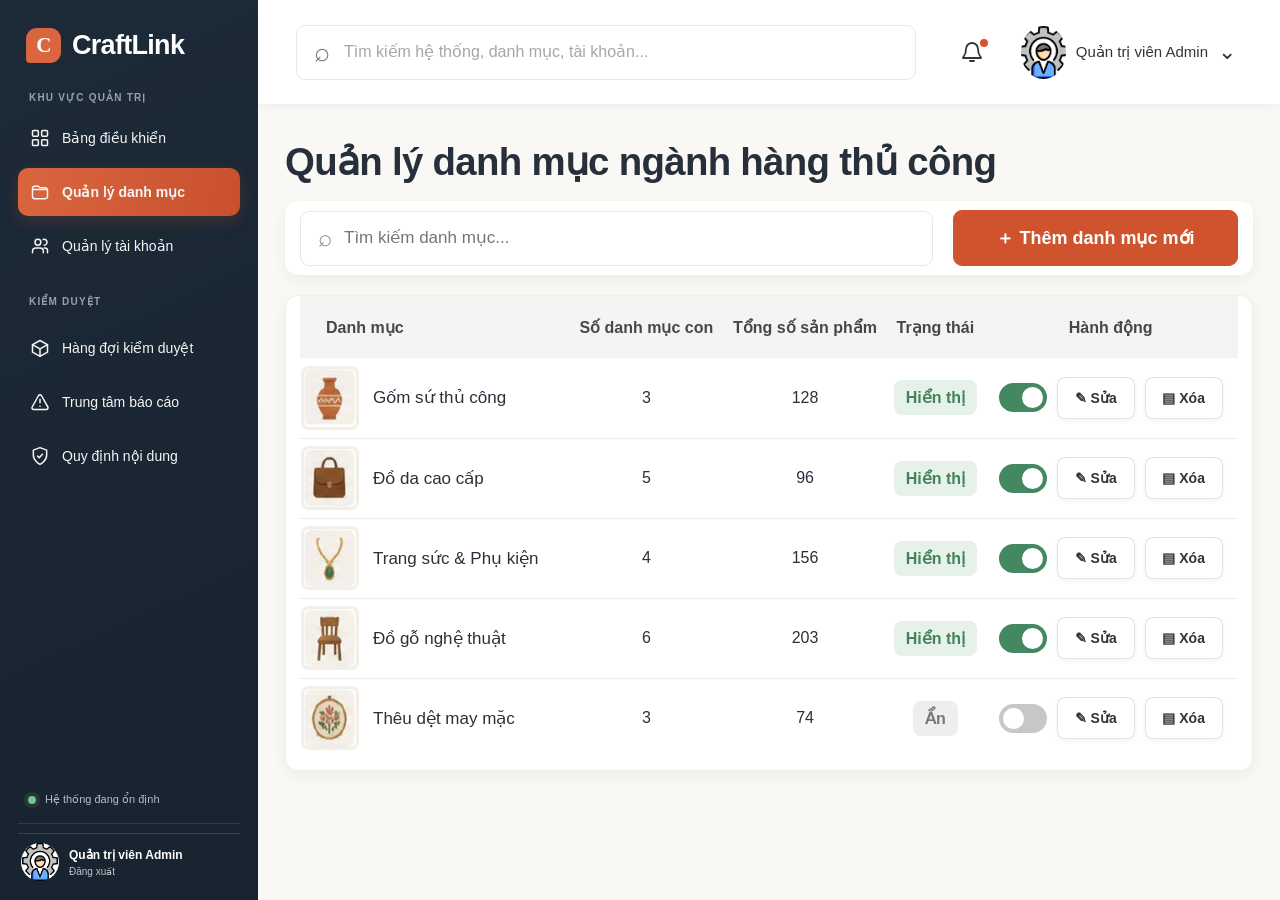
<file: KiemDuyetVaQuanTri/02-category-management/index.html>
<!doctype html>
<html lang="vi">
  <head>
    <meta charset="utf-8">
    <meta name="viewport" content="width=device-width, initial-scale=1">
    <meta name="theme-color" content="#18232f">
    <title>Quản lý danh mục | CraftLink</title>
    <link rel="stylesheet" href="css/style.css">
    <script src="js/main.js" defer></script>
  </head>
  <body class="admin">
    <aside class="sidebar">
      <a class="brand" href="#" aria-label="CraftLink">
        <span class="brand-mark">C</span>
        <span>CraftLink</span>
      </a>

      <div class="area-label">KHU VỰC QUẢN TRỊ</div>

      <nav class="side-nav" aria-label="Điều hướng">
        <button class="nav-link" type="button" data-page="dashboard">
          <svg class="nav-icon" viewBox="0 0 24 24" aria-hidden="true">
            <rect x="3" y="3" width="7" height="7" rx="1.3"/>
            <rect x="14" y="3" width="7" height="7" rx="1.3"/>
            <rect x="3" y="14" width="7" height="7" rx="1.3"/>
            <rect x="14" y="14" width="7" height="7" rx="1.3"/>
          </svg>
          Bảng điều khiển
        </button>

        <button class="nav-link active" type="button" data-page="categories">
          <svg class="nav-icon" viewBox="0 0 24 24" aria-hidden="true">
            <path d="M3 7.5A2.5 2.5 0 0 1 5.5 5H10l2 2h6.5A2.5 2.5 0 0 1 21 9.5v8a2.5 2.5 0 0 1-2.5 2.5h-13A2.5 2.5 0 0 1 3 17.5z"/>
            <path d="M3.5 9h17"/>
          </svg>
          Quản lý danh mục
        </button>

        <button class="nav-link" type="button" data-page="users">
          <svg class="nav-icon" viewBox="0 0 24 24" aria-hidden="true">
            <path d="M16 20v-1.5a4 4 0 0 0-4-4H7a4 4 0 0 0-4 4V20"/>
            <circle cx="9.5" cy="7.5" r="3.5"/>
            <path d="M17 11a3.5 3.5 0 1 0-1.2-6.8M17 14.5h1a3 3 0 0 1 3 3V20"/>
          </svg>
          Quản lý tài khoản
        </button>

        <div class="sidebar-label nav-section-label">KIỂM DUYỆT</div>

        <button class="nav-link" type="button" data-page="queue">
          <svg class="nav-icon" viewBox="0 0 24 24" aria-hidden="true">
            <path d="m12 3 9 5-9 5-9-5z"/>
            <path d="M3 8v9l9 5 9-5V8M12 13v9"/>
          </svg>
          Hàng đợi kiểm duyệt
        </button>

        <button class="nav-link" type="button" data-page="reports">
          <svg class="nav-icon" viewBox="0 0 24 24" aria-hidden="true">
            <path d="M10.3 4.2 2.6 18a2 2 0 0 0 1.7 3h15.4a2 2 0 0 0 1.7-3L13.7 4.2a2 2 0 0 0-3.4 0Z"/>
            <path d="M12 9v4m0 4h.01"/>
          </svg>
          Trung tâm báo cáo
        </button>

        <button class="nav-link" type="button" data-page="rules">
          <svg class="nav-icon" viewBox="0 0 24 24" aria-hidden="true">
            <path d="M12 22s8-4 8-11V5l-8-3-8 3v6c0 7 8 11 8 11Z"/>
            <path d="m9 12 2 2 4-4"/>
          </svg>
          Quy định nội dung
        </button>
      </nav>

      <div class="sidebar-spacer"></div>

      <div class="sidebar-status">
        <span class="status-dot"></span>
        <span>Hệ thống đang ổn định</span>
      </div>

      <button class="side-user" type="button" data-action="logout">
        <img src="../assets/admin-sidebar-avatar.png" alt="">
        <span>
          <b>Quản trị viên Admin</b>
          <small>Đăng xuất</small>
        </span>
      </button>
    </aside>

    <main class="app">
      <header class="topbar">
        <label class="system-search">
          <span aria-hidden="true">⌕</span>
          <input
            id="globalSearch"
            type="search"
            placeholder="Tìm kiếm hệ thống, danh mục, tài khoản..."
            aria-label="Tìm kiếm hệ thống"
          >
        </label>

        <div class="top-actions">
          <div class="popover-wrap">
            <button
              class="icon-btn"
              id="noticeButton"
              type="button"
              aria-label="Thông báo"
            >
              <svg class="bell" viewBox="0 0 24 24" aria-hidden="true">
                <path d="M18 9a6 6 0 0 0-12 0c0 7-3 7-3 9h18c0-2-3-2-3-9M10 21h4"/>
              </svg>
              <i></i>
            </button>

            <section class="popover" id="noticeMenu" hidden>
              <b>Thông báo gần đây</b>
              <p>Có cập nhật mới trong hệ thống.</p>
              <p>Phiên demo đang hoạt động.</p>
            </section>
          </div>

          <div class="popover-wrap">
            <button class="profile" id="profileButton" type="button">
              <img src="../assets/admin-avatar.png" alt="">
              <span>Quản trị viên Admin</span>
              <span class="chevron">⌄</span>
            </button>

            <section class="popover profile-menu" id="profileMenu" hidden>
              <b>Quản trị viên Admin</b>
              <small>admin@craftlink.vn</small>
              <button type="button" data-action="logout">Đăng xuất</button>
            </section>
          </div>
        </div>
      </header>

      <div class="page">
        <h1>Quản lý danh mục ngành hàng thủ công</h1>

        <div class="toolbar">
          <label class="search-box">
            <span>⌕</span>
            <input
              id="search"
              type="search"
              placeholder="Tìm kiếm danh mục..."
              aria-label="Tìm kiếm danh mục"
            >
          </label>
          <button class="primary" id="add">＋ Thêm danh mục mới</button>
        </div>

        <section class="table-card card">
          <table class="data-table">
            <thead>
              <tr>
                <th>Danh mục</th>
                <th>Số danh mục con</th>
                <th>Tổng số sản phẩm</th>
                <th>Trạng thái</th>
                <th>Hành động</th>
              </tr>
            </thead>
            <tbody id="rows"></tbody>
          </table>
        </section>

        <dialog class="dialog" id="editor">
          <form id="form">
            <header class="dialog-head">
              <h2 id="dialogTitle">Thêm danh mục mới</h2>
              <button
                class="close"
                id="close"
                type="button"
                aria-label="Đóng"
              >×</button>
            </header>

            <input type="hidden" name="id">

            <label>
              Tên danh mục
              <input
                name="name"
                required
                maxlength="80"
                placeholder="Ví dụ: Đồ gỗ nghệ thuật"
              >
            </label>

            <label>
              Số danh mục con
              <input name="children" type="number" min="0" value="0">
            </label>

            <label>
              Tổng số sản phẩm
              <input name="products" type="number" min="0" value="0">
            </label>

            <div class="dialog-actions">
              <button class="secondary" type="button" id="cancel">Hủy</button>
              <button class="primary" type="submit">Lưu danh mục</button>
            </div>
          </form>
        </dialog>
      </div>
    </main>

    <div id="toast" role="status" aria-live="polite"></div>
  </body>
</html>
</file>
<file: KiemDuyetVaQuanTri/02-category-management/css/style.css>
/* CSS entry point: imports preserve the original cascade order. */
@import "../../css/shared/admin/theme.css";
@import "../../css/shared/reset.css";
@import "../../css/shared/admin/focus.css";
@import "../../css/shared/admin/layout.css";
@import "../../css/shared/admin/components.css";
@import "../../css/shared/admin/responsive.css";
@import "./page.css";
@import "../../css/shared/shell-refinements.css";
</file>
